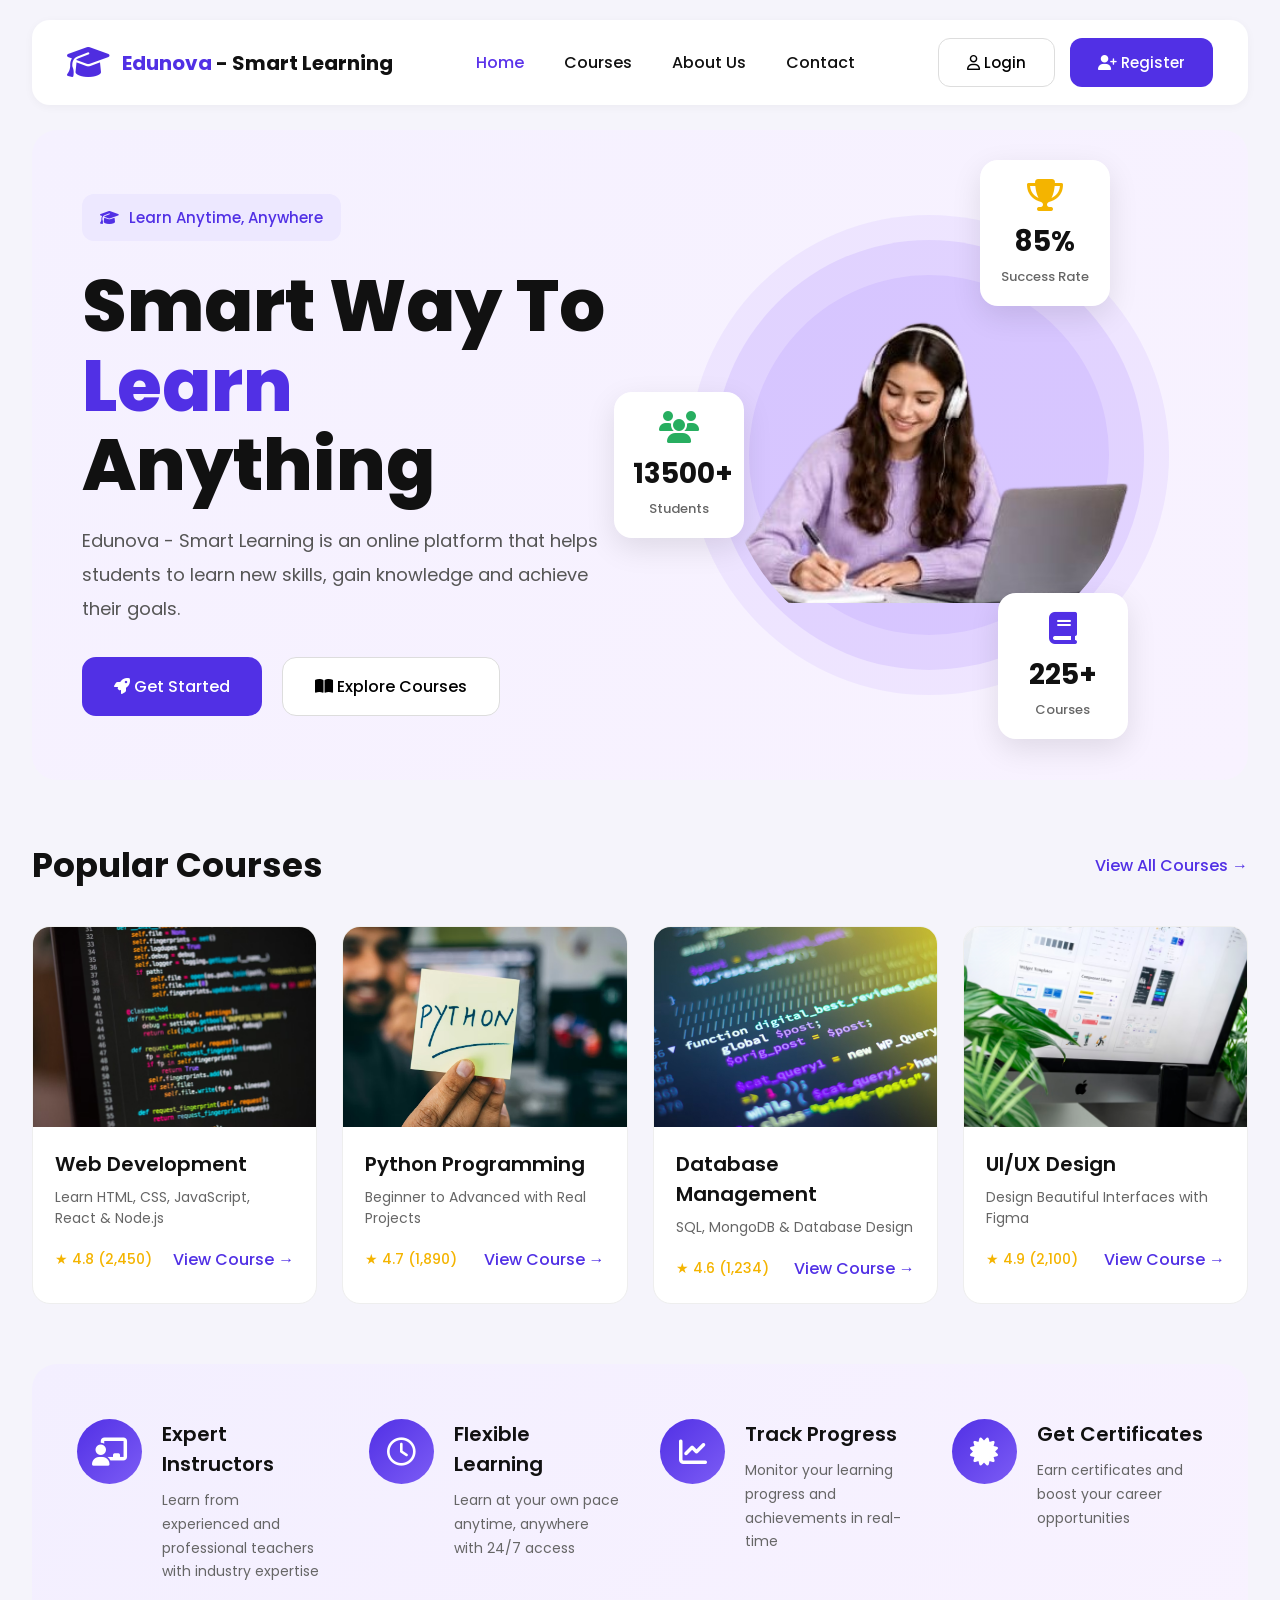
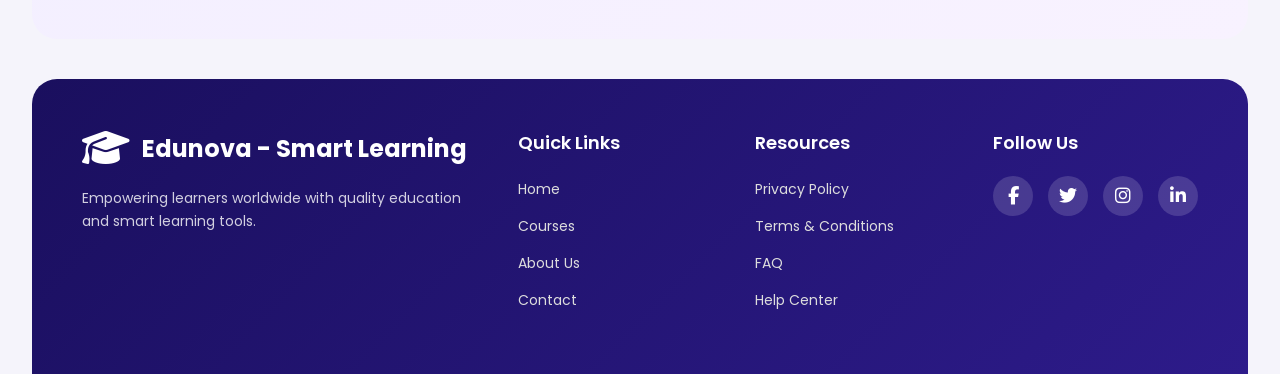
<file: frontend/index.html>
<!DOCTYPE html>
<html lang="en">
<head>
  <meta charset="UTF-8" />
  <meta name="viewport" content="width=device-width, initial-scale=1.0"/>
  <title>Edunova - Smart Learning System</title>

  <!-- Google Fonts -->
  <link href="https://fonts.googleapis.com/css2?family=Poppins:wght@300;400;500;600;700;800&display=swap" rel="stylesheet">

  <!-- Icons -->
  <link rel="stylesheet" href="https://cdnjs.cloudflare.com/ajax/libs/font-awesome/6.5.1/css/all.min.css"/>

  <style>
    *{
      margin:0;
      padding:0;
      box-sizing:border-box;
      font-family:'Poppins',sans-serif;
    }

    body{
      background:#f5f4fb;
      color:#111;
    }

    a{
      text-decoration:none;
    }

    .container{
      width:95%;
      margin:auto;
      max-width:1400px;
    }

    /* ================= NAVBAR ================= */

    .navbar{
      background:#fff;
      margin-top:20px;
      border-radius:18px;
      padding:18px 35px;
      display:flex;
      justify-content:space-between;
      align-items:center;
      box-shadow:0 2px 10px rgba(0,0,0,0.04);
      flex-wrap:wrap;
      gap:20px;
    }

    .logo{
      display:flex;
      align-items:center;
      gap:12px;
      font-size:20px;
      font-weight:700;
      color:#111;
    }

    .logo i{
      color:#4f2de0;
      font-size:34px;
    }

    .nav-links{
      display:flex;
      gap:40px;
    }

    .nav-links a{
      color:#111;
      font-weight:500;
      transition:0.3s;
    }

    .nav-links a:hover,
    .nav-links .active{
      color:#5b33ea;
    }

    .nav-btns{
      display:flex;
      gap:15px;
    }

    .btn{
      padding:12px 28px;
      border-radius:12px;
      border:none;
      cursor:pointer;
      font-weight:500;
      font-size:15px;
      transition:0.3s;
    }

    .login-btn{
      background:#fff;
      border:1px solid #ddd;
    }

    .register-btn{
      background:#5130e5;
      color:#fff;
    }

    /* ================= HERO ================= */

    .hero{
      margin-top:25px;
      background:linear-gradient(135deg, #f5f1ff 0%, #f8f2ff 100%);
      border-radius:25px;
      padding:50px;
      display:flex;
      justify-content:space-between;
      align-items:center;
      gap:40px;
      overflow:hidden;
      position:relative;
      min-height:600px;
    }

    .hero-text{
      flex:1;
      z-index:2;
    }

    .badge{
      display:inline-flex;
      align-items:center;
      gap:10px;
      background:#ede8ff;
      color:#5130e5;
      padding:12px 18px;
      border-radius:12px;
      font-size:15px;
      margin-bottom:25px;
      font-weight:500;
    }

    .hero-text h1{
      font-size:72px;
      line-height:1.1;
      font-weight:800;
      margin-bottom:20px;
    }

    .hero-text h1 span{
      color:#5130e5;
    }

    .hero-text p{
      color:#555;
      line-height:1.9;
      max-width:560px;
      margin-bottom:30px;
      font-size:18px;
    }

    .hero-buttons{
      display:flex;
      gap:20px;
      flex-wrap:wrap;
    }

    .primary-btn{
      background:#5130e5;
      color:#fff;
      padding:16px 32px;
      border-radius:14px;
      border:none;
      font-size:16px;
      font-weight:500;
      cursor:pointer;
      transition:0.3s;
    }

    .primary-btn:hover{
      background:#3f1fb8;
      transform:translateY(-2px);
      box-shadow:0 10px 25px rgba(81,48,229,0.3);
    }

    .secondary-btn{
      background:#fff;
      border:1px solid #ddd;
      padding:16px 32px;
      border-radius:14px;
      font-size:16px;
      font-weight:500;
      cursor:pointer;
      transition:0.3s;
    }

    .secondary-btn:hover{
      border-color:#5130e5;
      transform:translateY(-2px);
    }

    /* ================= HERO IMAGE ================= */

    .hero-image{
      flex:1;
      position:relative;
      display:flex;
      justify-content:center;
      align-items:center;
      min-height:550px;
    }

    /* Purple Background Circle */
    .circle{
      width:480px;
      height:480px;
      position:relative;
      border-radius:50%;
      display:flex;
      justify-content:center;
      align-items:center;
      background:rgba(132,84,255,0.08);
    }

    /* Large Purple Shape */
    .circle::before{
      content:"";
      position:absolute;
      width:430px;
      height:430px;
      background:rgba(132,84,255,0.12);
      border-radius:50%;
      z-index:1;
    }

    /* Second Purple Shape */
    .circle::after{
      content:"";
      position:absolute;
      width:360px;
      height:360px;
      background:rgba(132,84,255,0.1);
      border-radius:50%;
      z-index:1;
    }

    /* IMAGE */
    .circle-img{
      position:relative;
      z-index:2;
      width:85%;
      height:85%;
      object-fit:contain;
      border-radius:50%;
    }

    /* Container for the cycling cards */
    .cycling-cards-container {
      position: absolute;
      width: 100%;
      height: 100%;
      top: 0;
      left: 0;
      pointer-events: none;
    }

    .floating-card{
      position:absolute;
      background:#fff;
      padding:18px;
      border-radius:18px;
      box-shadow:0 10px 30px rgba(0,0,0,0.1);
      z-index:10;
      text-align:center;
      width:130px;
      pointer-events: auto;
      transition: transform 0.3s ease;
      backdrop-filter: blur(10px);
      border:1px solid rgba(255,255,255,0.5);
    }

    .floating-card:hover {
      transform: scale(1.1);
      box-shadow:0 15px 35px rgba(81,48,229,0.2);
    }

    .floating-card i{
      font-size:32px;
      margin-bottom:10px;
    }

    .floating-card h3{
      font-size:28px;
      margin-bottom:4px;
      font-weight:700;
    }

    .floating-card p{
      color:#666;
      font-size:13px;
      font-weight:500;
    }

    /* ================= COURSES ================= */

    .courses{
      padding:60px 0;
    }

    .section-title{
      display:flex;
      justify-content:space-between;
      align-items:center;
      margin-bottom:35px;
    }

    .section-title h2{
      font-size:34px;
      font-weight:700;
    }

    .section-title a{
      color:#5130e5;
      font-weight:500;
      transition:0.3s;
    }

    .section-title a:hover{
      transform:translateX(5px);
      display:inline-block;
    }

    .course-grid{
      display:grid;
      grid-template-columns:repeat(4,1fr);
      gap:25px;
    }

    .course-card{
      background:#fff;
      border-radius:18px;
      overflow:hidden;
      border:1px solid #eee;
      transition:0.3s;
      cursor:pointer;
    }

    .course-card:hover{
      transform:translateY(-8px);
      box-shadow:0 15px 35px rgba(0,0,0,0.1);
    }

    .course-image{
      height:200px;
      overflow:hidden;
    }

    .course-image img{
      width:100%;
      height:100%;
      object-fit:cover;
      transition:0.3s;
    }

    .course-card:hover .course-image img{
      transform:scale(1.05);
    }

    .course-content{
      padding:22px;
    }

    .course-content h3{
      margin-bottom:8px;
      font-size:20px;
      font-weight:600;
    }

    .course-content p{
      color:#666;
      margin-bottom:18px;
      font-size:14px;
    }

    .course-footer{
      display:flex;
      justify-content:space-between;
      align-items:center;
    }

    .rating{
      color:#f4b400;
      font-weight:500;
      font-size:14px;
    }

    .view-btn{
      color:#5130e5;
      font-weight:500;
      transition:0.3s;
    }

    .view-btn:hover{
      transform:translateX(5px);
      display:inline-block;
    }

    /* ================= FEATURES ================= */

    .features{
      background:linear-gradient(135deg, #f3efff 0%, #f8f2ff 100%);
      border-radius:25px;
      display:grid;
      grid-template-columns:repeat(4,1fr);
      gap:20px;
      padding:45px 35px;
      margin-bottom:40px;
    }

    .feature{
      display:flex;
      gap:20px;
      align-items:flex-start;
      padding:10px;
    }

    .feature-icon{
      min-width:65px;
      min-height:65px;
      background:linear-gradient(135deg, #5130e5 0%, #7c5cf5 100%);
      color:#fff;
      display:flex;
      align-items:center;
      justify-content:center;
      border-radius:50%;
      font-size:28px;
      transition:0.3s;
    }

    .feature:hover .feature-icon{
      transform:scale(1.1) rotate(5deg);
    }

    .feature h4{
      font-size:20px;
      margin-bottom:10px;
      font-weight:600;
    }

    .feature p{
      color:#666;
      line-height:1.7;
      font-size:14px;
    }

    /* ================= FOOTER ================= */

    footer{
      background:linear-gradient(135deg, #1a0f5e 0%, #2d1b8a 100%);
      color:#fff;
      border-radius:25px 25px 0 0;
      padding:50px;
    }

    .footer-grid{
      display:grid;
      grid-template-columns:2fr 1fr 1fr 1fr;
      gap:40px;
    }

    .footer-logo{
      display:flex;
      align-items:center;
      gap:12px;
      font-size:24px;
      font-weight:700;
      margin-bottom:20px;
    }

    .footer-logo i{
      font-size:38px;
    }

    footer h3{
      margin-bottom:20px;
      font-size:18px;
      font-weight:600;
    }

    footer ul{
      list-style:none;
    }

    footer ul li{
      margin-bottom:12px;
    }

    footer ul li a{
      color:#ddd;
      transition:0.3s;
      font-size:14px;
    }

    footer ul li a:hover{
      color:#fff;
      transform:translateX(3px);
      display:inline-block;
    }

    .socials{
      display:flex;
      gap:15px;
      margin-top:20px;
    }

    .socials i{
      width:40px;
      height:40px;
      border-radius:50%;
      background:rgba(255,255,255,0.15);
      display:flex;
      justify-content:center;
      align-items:center;
      cursor:pointer;
      transition:0.3s;
      font-size:18px;
    }

    .socials i:hover{
      background:#5130e5;
      transform:translateY(-3px);
    }

    /* ================= RESPONSIVE ================= */

    @media(max-width:1200px){
      .course-grid{
        grid-template-columns:repeat(2,1fr);
        gap:20px;
      }

      .features{
        grid-template-columns:repeat(2,1fr);
      }

      .hero{
        flex-direction:column;
        text-align:center;
        padding:40px 30px;
      }

      .hero-text p{
        margin:0 auto 30px;
      }

      .hero-buttons{
        justify-content:center;
      }

      .circle{
        width:380px;
        height:380px;
      }
    }

    @media(max-width:768px){
      .navbar{
        flex-direction:column;
        padding:15px 20px;
      }

      .nav-links{
        flex-wrap:wrap;
        justify-content:center;
        gap:15px;
      }

      .nav-btns{
        width:100%;
        justify-content:center;
      }

      .hero{
        padding:30px 20px;
      }

      .hero-text h1{
        font-size:42px;
      }

      .hero-text p{
        font-size:16px;
      }

      .circle{
        width:280px;
        height:280px;
      }

      .circle::before{
        width:230px;
        height:230px;
      }

      .circle::after{
        width:180px;
        height:180px;
      }

      .course-grid{
        grid-template-columns:1fr;
      }

      .features{
        grid-template-columns:1fr;
        padding:30px 20px;
      }

      .footer-grid{
        grid-template-columns:1fr;
        gap:30px;
      }

      .floating-card{
        width:100px;
        padding:12px;
      }

      .floating-card h3{
        font-size:20px;
      }

      .floating-card i{
        font-size:24px;
      }
    }

    @media(max-width:480px){
      .hero-text h1{
        font-size:32px;
      }

      .primary-btn, .secondary-btn{
        padding:12px 20px;
        font-size:14px;
      }

      .section-title{
        flex-direction:column;
        gap:10px;
        text-align:center;
      }

      .section-title h2{
        font-size:28px;
      }
    }
  </style>
</head>

<body>

  <div class="container">

    <!-- NAVBAR -->
    <nav class="navbar">

      <div class="logo">
        <i class="fa-solid fa-graduation-cap"></i>
        <span><span style="color:#5130e5;">Edunova</span> - Smart Learning</span>
      </div>

      <div class="nav-links">
        <a href="#" class="active">Home</a>
        <a href="#allcourses">Courses</a>
        <a href="#footer">About Us</a>
        <a href="#footer">Contact</a>
      </div>

      <div class="nav-btns">
        <button class="btn login-btn" onclick="window.location.href='pages/student/login.html'">
          <i class="fa-regular fa-user"></i> Login
        </button>

        <button class="btn register-btn" onclick="window.location.href='pages/student/register.html'">
          <i class="fa-solid fa-user-plus"></i> Register
        </button>
      </div>

    </nav>

    <!-- HERO -->
    <section class="hero">

      <div class="hero-text">

        <div class="badge">
          <i class="fa-solid fa-graduation-cap"></i>
          Learn Anytime, Anywhere
        </div>

        <h1>
          Smart Way To <br>
          <span>Learn</span> Anything
        </h1>

        <p>
          Edunova - Smart Learning is an online platform that helps students
          to learn new skills, gain knowledge and achieve their goals.
        </p>

        <div class="hero-buttons">

          <button class="primary-btn" onclick="window.location.href='pages/student/register.html'">
            <i class="fa-solid fa-rocket"></i>
            Get Started
          </button>

          <button class="secondary-btn" onclick="window.location.href='pages/student/courses.html'">
            <i class="fa-solid fa-book-open"></i>
            Explore Courses
          </button>

        </div>

      </div>

      <div class="hero-image">
        <div class="circle">
          <img src="assets/image/home_image.png" alt="Learning" class="circle-img">
        </div>

        <div class="cycling-cards-container">
          <div class="floating-card" id="card1">
            <i class="fa-solid fa-book" style="color:#5130e5"></i>
            <h3 id="coursesCount">0</h3>
            <p>Courses</p>
          </div>

          <div class="floating-card" id="card2">
            <i class="fa-solid fa-users" style="color:#27ae60"></i>
            <h3 id="studentsCount">0</h3>
            <p>Students</p>
          </div>

          <div class="floating-card" id="card3">
            <i class="fa-solid fa-trophy" style="color:#f4b400"></i>
            <h3 id="successRate">0%</h3>
            <p>Success Rate</p>
          </div>
        </div>

      </div>

    </section>

    <!-- COURSES -->
    <section class="courses" id="allcourses">

      <div class="section-title">
        <h2>Popular Courses</h2>
        <a href="pages/student/courses.html">View All Courses →</a>
      </div>

      <div class="course-grid" id="courseGrid">

        <div class="course-card" onclick="viewCourse(1)">

          <div class="course-image">
            <img src="assets/image/Web Development.png" alt="Web Development">
          </div>

          <div class="course-content">
            <h3>Web Development</h3>
            <p>Learn HTML, CSS, JavaScript, React & Node.js</p>

            <div class="course-footer">
              <span class="rating">★ 4.8 (2,450)</span>
              <a href="#" class="view-btn">View Course →</a>
            </div>
          </div>

        </div>

        <div class="course-card" onclick="viewCourse(2)">

          <div class="course-image">
            <img src="assets/image/python_programming.png" alt="Python Programming">
          </div>

          <div class="course-content">
            <h3>Python Programming</h3>
            <p>Beginner to Advanced with Real Projects</p>

            <div class="course-footer">
              <span class="rating">★ 4.7 (1,890)</span>
              <a href="#" class="view-btn">View Course →</a>
            </div>
          </div>

        </div>

        <div class="course-card" onclick="viewCourse(3)">

          <div class="course-image">
            <img src="assets/image/Database_management.png" alt="Database Management">
          </div>

          <div class="course-content">
            <h3>Database Management</h3>
            <p>SQL, MongoDB & Database Design</p>

            <div class="course-footer">
              <span class="rating">★ 4.6 (1,234)</span>
              <a href="#" class="view-btn">View Course →</a>
            </div>
          </div>

        </div>

        <div class="course-card" onclick="viewCourse(4)">

          <div class="course-image">
            <img src="assets/image/UI and UX_Design.png" alt="UI/UX Design">
          </div>

          <div class="course-content">
            <h3>UI/UX Design</h3>
            <p>Design Beautiful Interfaces with Figma</p>

            <div class="course-footer">
              <span class="rating">★ 4.9 (2,100)</span>
              <a href="#" class="view-btn">View Course →</a>
            </div>
          </div>

        </div>

      </div>

    </section>

    <!-- FEATURES -->
    <section class="features">

      <div class="feature">

        <div class="feature-icon">
          <i class="fa-solid fa-chalkboard-user"></i>
        </div>

        <div>
          <h4>Expert Instructors</h4>
          <p>
            Learn from experienced and professional teachers with industry expertise
          </p>
        </div>

      </div>

      <div class="feature">

        <div class="feature-icon">
          <i class="fa-regular fa-clock"></i>
        </div>

        <div>
          <h4>Flexible Learning</h4>
          <p>
            Learn at your own pace anytime, anywhere with 24/7 access
          </p>
        </div>

      </div>

      <div class="feature">

        <div class="feature-icon">
          <i class="fa-solid fa-chart-line"></i>
        </div>

        <div>
          <h4>Track Progress</h4>
          <p>
            Monitor your learning progress and achievements in real-time
          </p>
        </div>

      </div>

      <div class="feature">

        <div class="feature-icon">
          <i class="fa-solid fa-certificate"></i>
        </div>

        <div>
          <h4>Get Certificates</h4>
          <p>
            Earn certificates and boost your career opportunities
          </p>
        </div>

      </div>

    </section>

    <!-- FOOTER -->
    <footer>

      <div class="footer-grid" id="footer">

        <div>

          <div class="footer-logo">
            <i class="fa-solid fa-graduation-cap"></i>
            Edunova - Smart Learning
          </div>

          <p style="opacity:0.8; font-size:14px; line-height:1.6;">
            Empowering learners worldwide with quality education and smart learning tools.
          </p>

        </div>

        <div>
          <h3>Quick Links</h3>

          <ul>
            <li><a href="#">Home</a></li>
            <li><a href="#allcourses">Courses</a></li>
            <li><a href="#">About Us</a></li>
            <li><a href="#">Contact</a></li>
          </ul>
        </div>

        <div>
          <h3>Resources</h3>

          <ul>
            <li><a href="#">Privacy Policy</a></li>
            <li><a href="#">Terms & Conditions</a></li>
            <li><a href="#">FAQ</a></li>
            <li><a href="#">Help Center</a></li>
          </ul>
        </div>

        <div>

          <h3>Follow Us</h3>

          <div class="socials">
            <i class="fa-brands fa-facebook-f"></i>
            <i class="fa-brands fa-twitter"></i>
            <i class="fa-brands fa-instagram"></i>
            <i class="fa-brands fa-linkedin-in"></i>
          </div>

        </div>

      </div>

    </footer>

  </div>

  <script>
    // Smooth Button Hover Effect
    const buttons = document.querySelectorAll("button");

    buttons.forEach(button => {
      button.addEventListener("mouseenter", () => {
        button.style.transform = "translateY(-2px)";
      });

      button.addEventListener("mouseleave", () => {
        button.style.transform = "translateY(0)";
      });
    });

    // ================= COUNTING ANIMATION FEATURE =================
    function animateCount(element, target, isPercentage = false) {
      let current = 0;
      const increment = target / 50;
      const stepTime = 1500 / 50;
      
      const timer = setInterval(() => {
        current += increment;
        if (current >= target) {
          current = target;
          if (isPercentage) {
            element.innerText = Math.floor(current) + '%';
          } else {
            element.innerText = Math.floor(current) + '+';
          }
          clearInterval(timer);
        } else {
          if (isPercentage) {
            element.innerText = Math.floor(current) + '%';
          } else {
            element.innerText = Math.floor(current) + '+';
          }
        }
      }, stepTime);
    }

    // ================= CYCLING CARDS FEATURE =================
    function setupCyclingCards() {
      const card1 = document.getElementById('card1');
      const card2 = document.getElementById('card2');
      const card3 = document.getElementById('card3');
      const heroImage = document.querySelector('.hero-image');
      const circle = document.querySelector('.circle');
      
      if (!card1 || !card2 || !card3) return;
      
      // Get the center position of the circle
      const circleRect = circle.getBoundingClientRect();
      const heroRect = heroImage.getBoundingClientRect();
      
      // Calculate center relative to hero-image container
      let centerX = circleRect.left + circleRect.width / 2 - heroRect.left;
      let centerY = circleRect.top + circleRect.height / 2 - heroRect.top;
      
      // Radius for the orbit
      let radius = 250;
      
      // Starting angles for each card (in degrees)
      let angle1 = 0;
      let angle2 = 120;
      let angle3 = 240;
      
      let animFrame;
      
      function updatePositions() {
        // Convert angles to radians
        const rad1 = angle1 * Math.PI / 180;
        const rad2 = angle2 * Math.PI / 180;
        const rad3 = angle3 * Math.PI / 180;
        
        // Calculate positions
        const x1 = centerX + radius * Math.cos(rad1);
        const y1 = centerY + radius * Math.sin(rad1);
        const x2 = centerX + radius * Math.cos(rad2);
        const y2 = centerY + radius * Math.sin(rad2);
        const x3 = centerX + radius * Math.cos(rad3);
        const y3 = centerY + radius * Math.sin(rad3);
        
        // Apply positions
        card1.style.left = (x1 - card1.offsetWidth / 2) + 'px';
        card1.style.top = (y1 - card1.offsetHeight / 2) + 'px';
        
        card2.style.left = (x2 - card2.offsetWidth / 2) + 'px';
        card2.style.top = (y2 - card2.offsetHeight / 2) + 'px';
        
        card3.style.left = (x3 - card3.offsetWidth / 2) + 'px';
        card3.style.top = (y3 - card3.offsetHeight / 2) + 'px';
        
        // Increment angles
        angle1 += 0.8;
        angle2 += 0.8;
        angle3 += 0.8;
        
        // Keep angles within 0-360
        if (angle1 >= 360) angle1 -= 360;
        if (angle2 >= 360) angle2 -= 360;
        if (angle3 >= 360) angle3 -= 360;
        
        animFrame = requestAnimationFrame(updatePositions);
      }
      
      // Start the animation
      updatePositions();
      
      // Recalculate on window resize
      window.addEventListener('resize', () => {
        const newCircleRect = circle.getBoundingClientRect();
        const newHeroRect = heroImage.getBoundingClientRect();
        centerX = newCircleRect.left + newCircleRect.width / 2 - newHeroRect.left;
        centerY = newCircleRect.top + newCircleRect.height / 2 - newHeroRect.top;
        
        // Adjust radius based on screen size
        if (window.innerWidth <= 768) {
          radius = 150;
        } else if (window.innerWidth <= 1200) {
          radius = 200;
        } else {
          radius = 250;
        }
      });
      
      // Trigger resize to set initial radius
      window.dispatchEvent(new Event('resize'));
    }
    
    // View course function
    function viewCourse(courseId) {
      const token = localStorage.getItem('token');
      if (token) {
        window.location.href = `course-details.html?id=${courseId}`;
      } else {
        window.location.href = 'pages/student/login.html';
      }
    }
    
    // Make viewCourse available globally
    window.viewCourse = viewCourse;
    
    // Initialize everything when page loads
    window.addEventListener('load', () => {
      // Start counting animation
      const coursesElement = document.getElementById('coursesCount');
      const studentsElement = document.getElementById('studentsCount');
      const successElement = document.getElementById('successRate');
      
      animateCount(coursesElement, 250, false);
      animateCount(studentsElement, 15000, false);
      animateCount(successElement, 95, true);
      
      // Start cycling cards
      setupCyclingCards();
    });
  </script>

</body>
</html>
</file>
